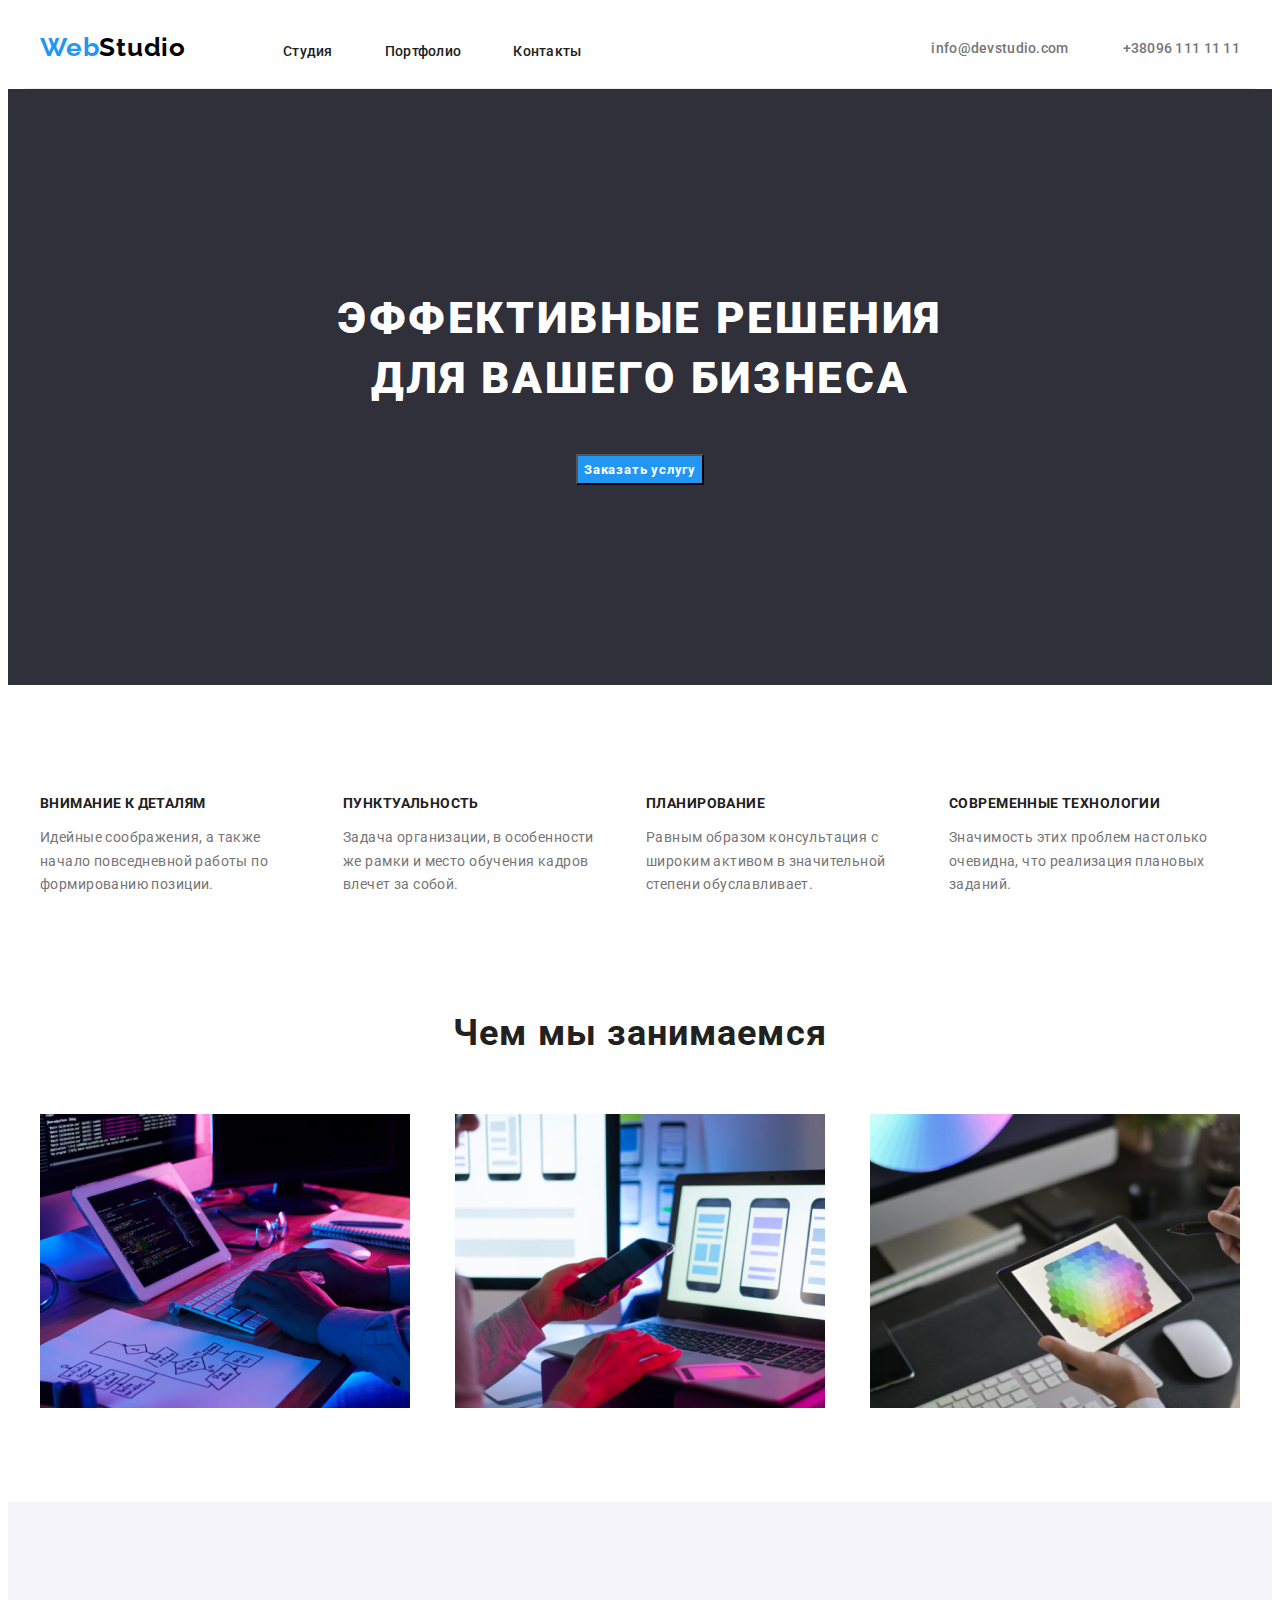
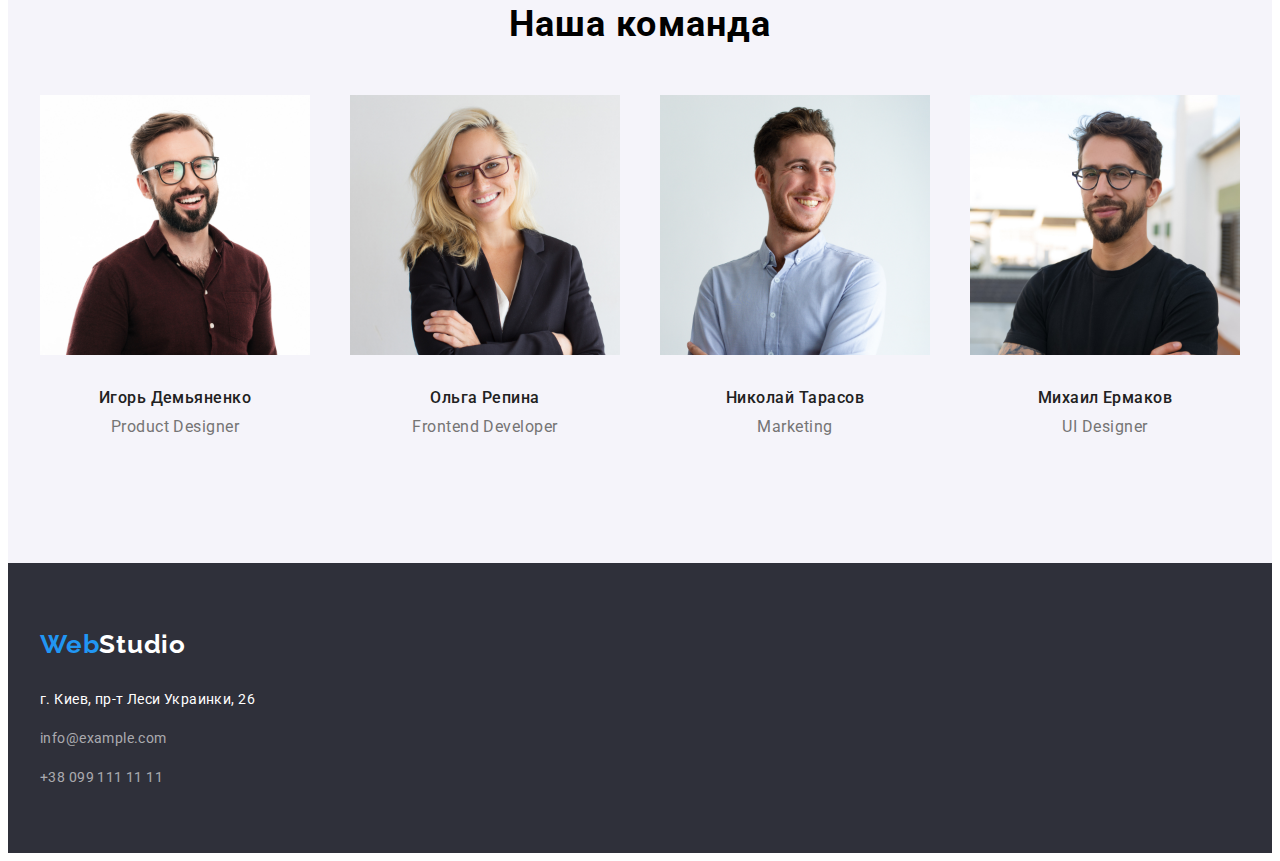
<file: index.html>
<!DOCTYPE html>
<html lang="ru">
<head>
    <meta charset="UTF-8">
    <meta name="viewport" content="width=device-width, initial-scale=1.0">
    <title>Студия</title>
    <link rel="stylesheet" href="https://cdnjs.cloudflare.com/ajax/libs/modern-normalize/1.0.0/modern-normalize.min.css"
        integrity="sha512-ISS7cAi1PEhQ8jnbJpJZMd29NlhNj4AWYyLOSp2CE/CsHxTCu+r+t0D2yoJudVrd0/8fTVPUVDzY5Tvli75u/g=="
        crossorigin="anonymous" />
<link rel="preconnect" href="https://fonts.gstatic.com">
    <link href="https://fonts.googleapis.com/css2?family=Raleway:wght@700&family=Roboto:wght@400;500;700;900&display=swap"
        rel="stylesheet">
        <link rel="stylesheet" href="./css/style.css">
   
</head>
<body>
    
 <header class="header"> 
    
<div class="container-header">
    
 
     <nav class="nav">
         <div class="logo">
        <a class="logo-black" href ="./index.html"><span class="logo-blue">Web</span>Studio</a>
        </div>
        <ul class="nav-list">
            <li><a class="list" href="./index.html">Студия</a></li>
            <li><a class="list" href="./portfolio.html">Портфолио</a></li>
            <li><a class="list" href="">Контакты</a></li>
        </ul>
        
        </nav>

        <ul class="address">
            <li><a class="list-address" href="mailto:info@devstudio.com">info@devstudio.com</a></li>
            <li><a class="list-address" href="tel:+380961111111">+38096 111 11 11</a></li>
        </ul>
        
        </div>
        
 </header> 


 <main>
<section class="head">
    <div class="head-container">
         <h1 class="hero">Эффективные решения <br> для вашего бизнеса</h1>
         <div class="button-l">
        <button class="button" type="button">Заказать услугу</button>
        </div>
        </div>
     </section>

 <section class="scroll">
    <div class="scroll-container">
    <h2 hidden>Перечень наших преимуществ</h2>
    
     <ul class="scrolls">
         <li>
             <h3 class="scroll-title">Внимание к деталям</h3>
             <p class="scroll-indent">Идейные соображения, а также <br/> начало повседневной работы по <br/> формированию позиции.</p>
         </li>
         <li>
             <h3 class="scroll-title">Пунктуальность</h3>
             <p class="scroll-indent">Задача организации, в особенности <br/> же рамки и место обучения кадров <br/> влечет за собой.</p>
         </li>
         <li>
             <h3 class="scroll-title">Планирование</h3>
             <p class="scroll-indent">Равным образом консультация с <br/> широким активом в значительной <br/> степени обуславливает.</p>
         </li>
         <li>
             <h3 class="scroll-title">Современные технологии</h3>
             <p class="scroll-indent">Значимость этих проблем настолько <br/> очевидна, что реализация плановых <br/> заданий.</p>
         </li>
     </ul>
    </div>
    
 </section>

 <section class="container-heading">
    <div class="heading-container">
     <h2 class="heading">Чем мы занимаемся</h2>
     <ul class="images">
         <li>
        <img src="./images/wedo/box-1.jpg" alt="процесс програмирования" width="370">
         </li>
         <li>
        <img src="./images/wedo/box-2.jpg" alt="смартфон" width="370">
         </li>
         <li>
        <img src="./images/wedo/box-3.jpg" alt="планшет" width="370">
         </li>
     </ul>
     </div>
 </section>

 <section class="team">
    <div class="container">
     <h2 class="heading-team">Наша команда</h2>
     <ul class="cards">
         <li>
        <img src="./images/team/igor.jpg" alt="Игорь Демьяненко" width="270">
        <div class="name-vocation">
        <h3 class="name">Игорь Демьяненко</h3>
        <p class="vocation">Product Designer</p>
</div>
         </li>
         <li><img src="./images/team/olga.jpg" alt="Ольга Репина" width="270">
            <div class="name-vocation">
        <h3 class="name">Ольга Репина</h3>
    <p class="vocation">Frontend Developer</p>
    </div>
</li>
<li>
    <img src="./images/team/nick.jpg" alt="Николай Тарасов" width="270">
    <div class="name-vocation">
    <h3 class="name">Николай Тарасов</h3>
    <p class="vocation" >Marketing</p>
    </div>
</li>
<li>
    <img src="./images/team/michael.jpg" alt="Михаил Ермаков" width="270">
    <div class="name-vocation">
    <h3 class="name">Михаил Ермаков</h3>
    <p class="vocation">UI Designer</p>
    </div>
</li>
         
     </ul>
    </div>
 </section>
</main>
<footer class="footer">
    
    <div class="container">
        <div class="footer-logo">
    <a class="logo-white" href="./index.html"><span class="logo-blue">Web</span>Studio</a>
    </div>
    <address>

<p class="address-city">г. Киев, пр-т Леси Украинки, 26</p>
<ul class="link-address">
    <li><a class="address-link" href="mailto:info@devstudio.com">info@example.com</a></li>
    <li><a class="address-link" href="tel:+380991111111">+38 099 111 11 11</a></li>
</ul>

    </address>
    </div>
    
</footer>

</body>
</html>
</file>
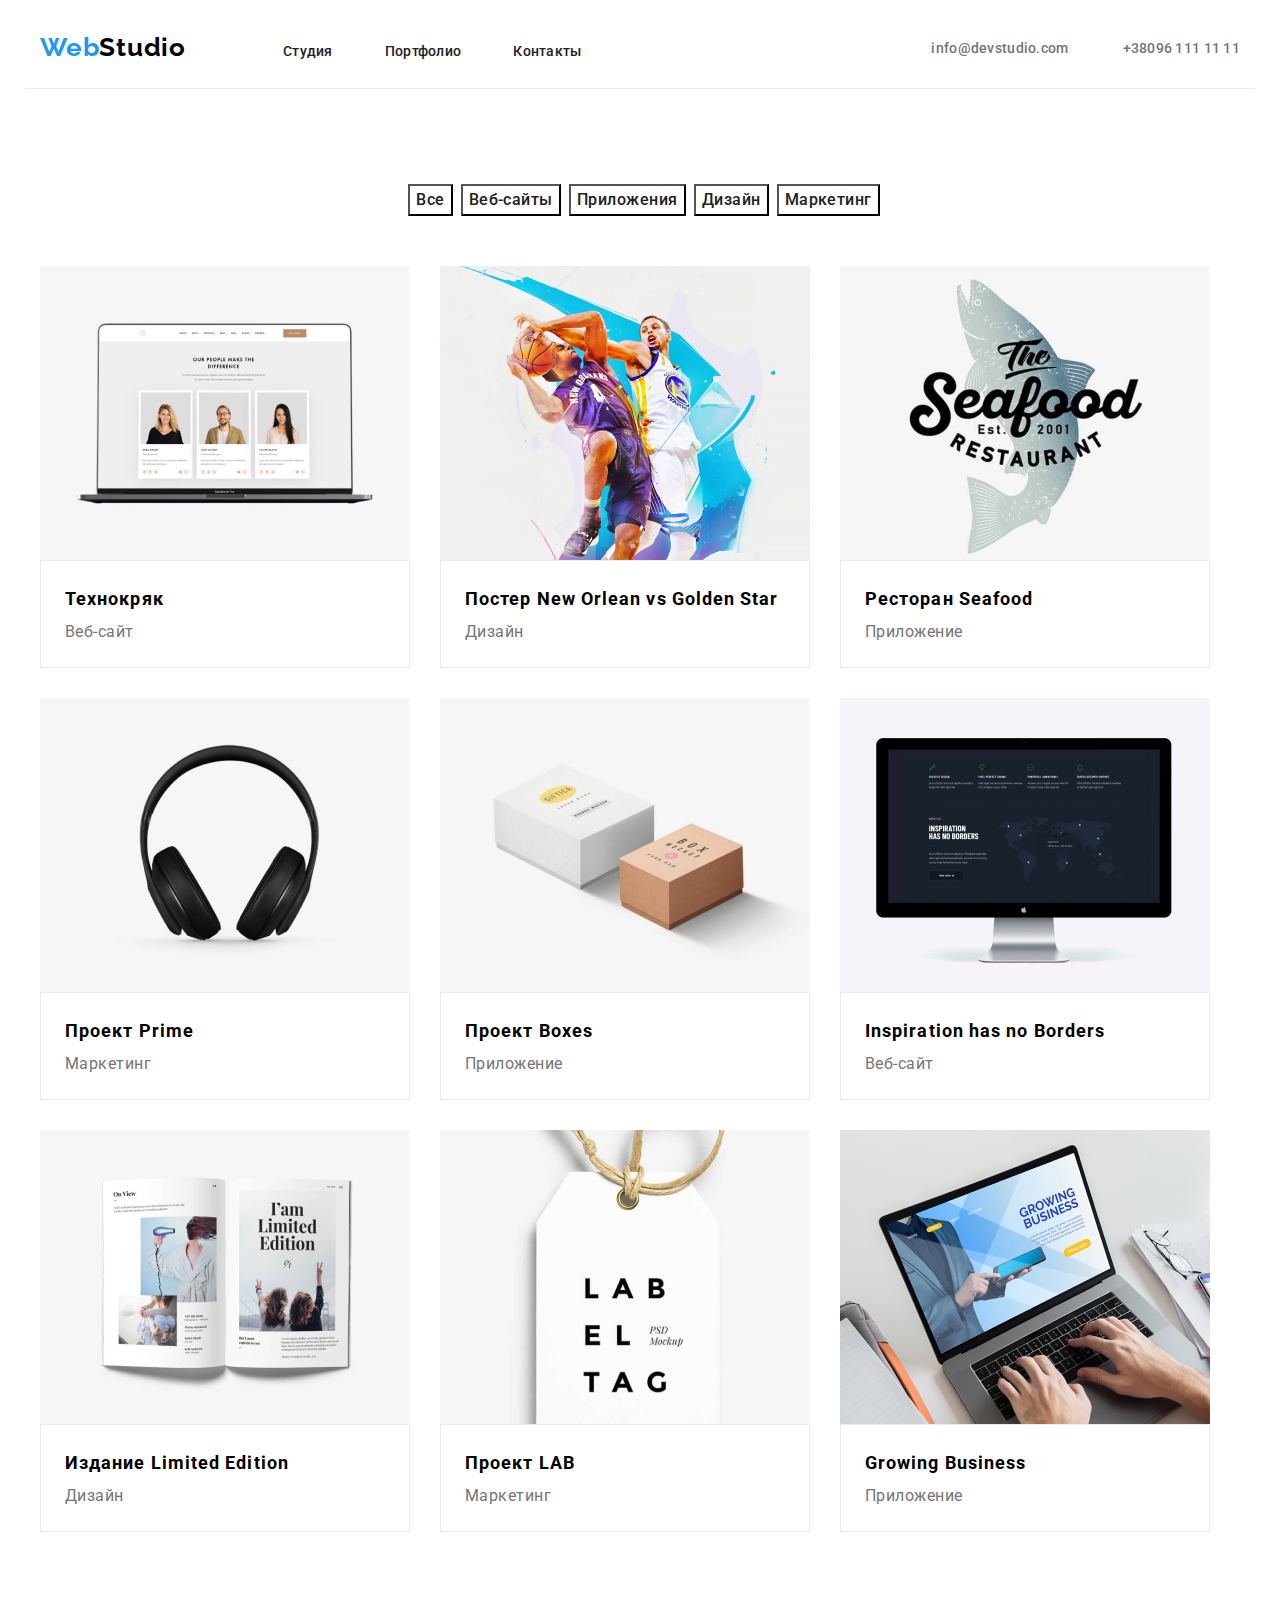
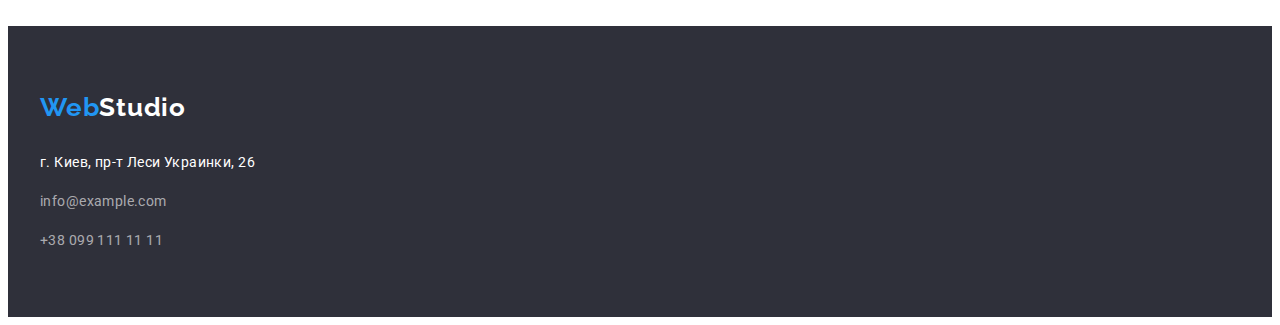
<file: portfolio.html>
<!DOCTYPE html>
<html lang="ru">

<head>
    <meta charset="UTF-8">
    <meta name="viewport" content="width=device-width, initial-scale=1.0">
    <title>Портфолио</title>
    <link rel="stylesheet" href="https://cdnjs.cloudflare.com/ajax/libs/modern-normalize/1.0.0/modern-normalize.min.css"
        integrity="sha512-ISS7cAi1PEhQ8jnbJpJZMd29NlhNj4AWYyLOSp2CE/CsHxTCu+r+t0D2yoJudVrd0/8fTVPUVDzY5Tvli75u/g=="
        crossorigin="anonymous" />
    <link rel="preconnect" href="https://fonts.gstatic.com">
    <link
        href="https://fonts.googleapis.com/css2?family=Raleway:wght@700&family=Roboto:wght@400;500;700;900&display=swap"
        rel="stylesheet">
    <link rel="stylesheet" href="./css/style.css">

</head>

<body>
    <header class="header">
    
        <div class="container-header">
    
    
            <nav class="nav">
                <div class="logo">
                    <a class="logo-black" href="./index.html"><span class="logo-blue">Web</span>Studio</a>
                </div>
                <ul class="nav-list">
                    <li><a class="list" href="./index.html">Студия</a></li>
                    <li><a class="list" href="./portfolio.html">Портфолио</a></li>
                    <li><a class="list" href="">Контакты</a></li>
                </ul>
    
            </nav>
    
            <ul class="address">
                <li><a class="list-address" href="mailto:info@devstudio.com">info@devstudio.com</a></li>
                <li><a class="list-address" href="tel:+380961111111">+38096 111 11 11</a></li>
            </ul>
    
        </div>
    
    

    <main>
        <section class="portfolio">
            <div class="container">
        <h1 hidden>Список наших проектов</h1>
        <ul class="projects-list">
            <li><button class="button-list" type="button">Все</button></li>
            <li><button class="button-list" type="button">Веб-сайты</button></li>
            <li><button class="button-list" type="button">Приложения</button></li>
            <li><button class="button-list" type="button">Дизайн</button></li>
            <li><button class="button-list" type="button">Маркетинг</button></li>
        </ul>

        <ul class="cars-projects">
            <div class="card-projects-list-first">
            <li>
                
                    <img class="images-card" src="./images/portfolio/website.jpg" alt="Технокряк" width="370">
                    <div class="projects-list-title">
                <h2 class="projects">Технокряк</h2>
                <p class="list-title">Веб-сайт</p>
            </div>
        </li>
    
        
            <li>
                <img class="images-card" src="./images/portfolio/poster.jpg" alt="Постер New Orlean vs Golden Star" width="370">
                <div class="projects-list-title">
                <h3 class="projects">Постер New Orlean vs Golden Star</h3>
                <p class="list-title">Дизайн</p>
                </div>
            </li>
            

            
            <li>
                
                <img class="images-card-last" src="./images/portfolio/restaurant.jpg" alt="Ресторан Seafood" width="370">
                <div class="projects-list-title-last">
                <h3 class="projects">Ресторан Seafood</h3>
                <p class="list-title">Приложение</p>
</div>
            </li>
        </div>
        <div class="card-projects-list">
            <li>
                
                <img class="images-card" src="./images/portfolio/prime.jpg" alt="Проект Prime" width="370">
                <div class="projects-list-title">
                <h3 class="projects">Проект Prime</h3>
                <p class="list-title">Маркетинг</p>
                </div>
            </li>
            
            
            <li>
                
                <img class="images-card" src="./images/portfolio/boxes.jpg" alt="Проект Boxes" width="370">
                <div class="projects-list-title">
                <h3 class="projects">Проект Boxes</h3>
                <p class="list-title">Приложение</p>
            </div>
            </li>
        
            
            <li>
                
                <img class="images-card-last" src="./images/portfolio/inspiration.jpg" alt="Inspiration has no Borders" width="370">
                <div class="projects-list-title-last">
                <h3 class="projects">Inspiration has no Borders</h3>
                <p class="list-title">Веб-сайт</p>
                </div>
            </li>
            </div>
            <div class="card-projects-list">
            <li>
                
                <img class="images-card" src="./images/portfolio/limited.jpg" alt="Издание Limited Edition" width="370">
                <div class="projects-list-title">
                <h3 class="projects">Издание Limited Edition</h3>
                <p class="list-title">Дизайн</p>
                </div>
            </li>
            
            <li>
                
                <img class="images-card" src="./images/portfolio/lab.jpg" alt="Проект LAB" width="370">
                <div class="projects-list-title">
                <h3 class="projects">Проект LAB</h3>
                <p class="list-title">Маркетинг</p>
                </div>
            </li>
            
            <li>
                
                <img class="images-card-last" src="./images/portfolio/growing.jpg" alt="Growing Business" width="370">
                <div class="projects-list-title-last">
                <h3 class="projects">Growing Business</h3>
                <p class="list-title">Приложение</p>
                </div>
            </li>
            </div>
        </ul>
        </div>
        </section>

    </main>

    <footer class="footer">
        <div class="container">
            <div class="footer-logo">
                <a class="logo-white" href="./index.html"><span class="logo-blue">Web</span>Studio</a>
            </div>
            <address>
    
                <p class="address-city">г. Киев, пр-т Леси Украинки, 26</p>
                <ul class="link-address">
                    <li><a class="address-link" href="mailto:info@devstudio.com">info@example.com</a></li>
                    <li><a class="address-link" href="tel:+380991111111">+38 099 111 11 11</a></li>
                </ul>
    
            </address>
        </div>
    </footer>
    
    </body>
    
    </html>
</file>
<file: css/style.css>
:root {
  --main-color: rgb(33, 150, 243, 1);
  --first-logo: rgb(0, 0, 0, 1);
  --corporation-color: rgb(33, 33, 33, 1);
  --scroll-text: rgb(117, 117, 117, 1);
  --main-light: rgb(255, 255, 255, 1);
  --main-light-op-60: rgba(255, 255, 255, 60%);
  --head-footer-background: rgb(47, 48, 58, 1);
  --team-background: rgb(245, 244, 250, 1);
  --border-header: rgb(236,236,236,1);
}
.body{
  font-family: 'Roboto',sans-serif ;
  font-weight: 700;
}
.container{
  margin-left: auto;
  margin-right: auto;
   width: 1200px;
  padding: 0 15px;
  

   
}
.container-header
{
  margin-left: auto;
  margin-right: auto;
width: 1200px;

 padding: 0 15px;
 display: flex;
  justify-content: space-between;
  align-items: center;
border-bottom: 1px solid var(--border-header);
  

}
.logo{
  display: block;
  width: max-content;
  margin-right:  93px ;
  
 

}

.nav-list{
  display: inline-block;
 
  margin: 0 0 0 0px;
  padding-left: 0px;
  
}
.logo,
.nav-list{
  display: inline-flex;
  align-items: center;
}
.nav-list li{
  display: block;
  margin-right: 52px;
  
}


.address{
display: flex;
 align-items: center;
 padding-left: 0px;
 margin: 0px;
 
}
.address li{
  margin-left: 54px;
  
}

ul {
  list-style: none;
}
a {
  text-decoration: none;
}
img {
  display: block;
  max-width: 100%;
  height: auto;
}
.header {
  background-color: var(--main-light);
  
}

.logo-blue {
  color: var(--main-color);
  font-family: 'Raleway', sans-serif;
  font-weight: 700;
  font-size: 26px;
 line-height: 1.19;
  letter-spacing: 0.03em;
}

.logo-blue,.logo-black:hover,
.logo-blue,.logo-black:focus {
  color: var(--main-color);
  background-color: transparent;
}


.logo-black {
  color: var(--first-logo);
  font-family: "Raleway", sans-serif;
  font-weight: 700;
  font-size: 26px;
  line-height: 1.19;
  letter-spacing: 0.03em;
  padding-top: 24px;
  padding-bottom: 25px;
}
.list {
  color: var(--corporation-color);
  font-family: 'Roboto', sans-serif;
  font-weight: 500;
  font-size: 14px;
  line-height: 1.14;
  letter-spacing: 0.02em;
  height: 16px;
  padding-top: 32px;
  padding-bottom: 32px;
}
.list:hover,
.list:focus {
  color: var(--main-color);
}

.list-address {
  color: var(--scroll-text);
  font-family: 'Roboto', sans-serif;
  font-weight: 500;
  font-size: 14px;
  line-height: 1.14;
  letter-spacing: 0.02em;
  padding-top: 32px;
padding-bottom: 32px;
}

.list-address:hover,
.list-address:focus {
  color: var(--main-color);
  background-color: transparent;

}
.head {
  background-color: var(--head-footer-background);
  display: flex;
  align-items: center;
 text-align: center;
 justify-content: center;
  padding-top: 200px;
  padding-bottom: 200px;
}


.head-container{
  display: block;
   width: 1200px;
   padding: 0 15px;

  align-items: center;
 text-align: center;
 justify-content: center;
}

.hero {
  color: var(--main-light);
  font-family: 'Roboto', sans-serif;
  font-weight: 900;
  text-transform: uppercase;
  font-size: 44px;
  line-height: 1.36;
  letter-spacing: 0.06em;
  
 
  
}
.hero{
  display: block;
  align-items: center;
 text-align: center;
 justify-content: center;
 margin: 0px;
}

.cars-projects{
  display:inline-block;
}


.button{
  font-family: 'Roboto', sans-serif;
  font-weight: 700;
  color: var(--main-light);
  background-color: var(--main-color);
  font-size: 16;
  line-height: 1.88;
  letter-spacing: 0.06em;
  cursor: pointer;
  
 
}




.button-l{
  display: block;
  padding-top: 45px;
align-items: center;
 text-align: center;
 justify-content: center;
}
 
.button:hover,
.button:focus {
  color: var(--main-color);
  background-color: transparent;
}
.scroll{
  display:block;
  padding-top: 97px;
  padding-bottom: 101px;
}
.scroll-container{
  display:block;
  margin-left: auto;
  margin-right: auto;
  width: 1200px;
  padding: 0 15px;
   
 
}
  
 

.scrolls{
  display: inline-flex;
  width: min-content;
  padding-left: 0px;
  padding-right: 0px;
margin: 0px;
  
}
  
   

.scrolls li{
  width: 270px;
  margin-right: 33px;
  
}
.scrolls li:last-child{
  padding-right: 0px;
}
.scroll-title {
font-family: 'Roboto',sans-serif ;
  font-weight: 700;
  color: var(--corporation-color);
  text-transform: uppercase;
  font-size: 14px;
  line-height: 1.14;
  letter-spacing: 0.03em;
}
.scroll-indent {
  font-family: 'Roboto',sans-serif ;
  color: var(--scroll-text);
  font-weight: 400;
  font-size: 14px;
  line-height: 1.71;
  letter-spacing: 0.03em;
}
.heading {
  font-family: 'Roboto',sans-serif ;
  font-weight: 700;
  color: var(--corporation-color);
  font-size: 36px;
  line-height: 1.17;
  letter-spacing: 0.03em;
  

  
}
.container-heading{
  display: flex;
  padding-bottom: 94px;
}
.heading-container{
  display: inline;
  width: 1200px;
  padding: 0 15px;
 align-items:center;
 justify-content:space-between;
 margin: auto;

}
.heading{
  display: flex;
  width: 1200px;
   align-items: center;
   justify-content:center;
   margin: auto;
   margin-bottom: 59px;
}
.images{
  display: flex;

  align-items: center;
  justify-content:space-between;
  margin: auto;
  padding-left: 0px;
}
.images li{
  margin-right: 30px;
}
.images li:last-child {
  margin-right: 0px;
}
.heading-team{
  color: var(--black-text);
  font-family: 'Roboto', sans-serif;
  font-weight: 700;
  font-size: 36px;
  line-height: 1.17;
  letter-spacing: 0.03em;
}
.team{
  display: flex;
  padding-top: 101px;
  padding-bottom: 94px;
}
.heading-team{
  display: block;
  align-items: center;
margin-top: 0px;
 margin-bottom: 50px;
text-align: center;
}
.cards{
  display: flex;
  margin: 0px;
  justify-content: space-between;
  text-align: center;
  padding: 0px;
}
.cards li{
  margin-right: 30px;
}
.cards li:last-child {
  margin-right: 0px;

}

.team {
  background-color: var(--team-background);
}
.name {
  font-family: 'Roboto',sans-serif ;
  color: var(--corporation-color);
  font-weight: 500;
  font-size: 16px;
  line-height: 1.19;
  letter-spacing: 0.03em;
}
.name{
  display: flex;
  margin: 0px;
  margin-bottom: 10px;
  text-align: center;
justify-content: center;
}



 .name-vocation{
   padding-top: 33px;
   padding-bottom: 33px;
 }

  .vocation{
    margin: 0px;
  }

.vocation {
  font-family: 'Roboto',sans-serif ;
  color: var(--scroll-text);
  font-weight: 400;
  font-size: 16px;
  line-height: 1.19;
  letter-spacing: 0.03em;
}

.button-list {
  font-family: 'Roboto',sans-serif ;
  color: var(--corporation-color);
  background-color: var(--main-light);
  font-weight: 500;
  font-size: 16px;
  line-height: 1.63;
  letter-spacing: 0.03em;
  
}
.button-list:hover,
.button-list:focus {
  color: var(--main-color);
  background-color:transparent;
}

.projects {
  font-family: 'Roboto',sans-serif ;
  font-weight: 700;
  color: var(--black-text);
  font-size: 18px;
  line-height: 2;
  letter-spacing: 0.06em;
}

.portfolio{
  padding-top: 95px;
  padding-bottom: 94px;
}
.projects-list{
  display:flex;
  margin: 0px;
  margin-bottom: 50px;
  padding-left: 0px;
  justify-content: center;
}
.projects-list li{
  display: flex;
  margin-left: 8px;
  
}

.list-title {
  font-family: 'Roboto',sans-serif ;
  color: var(--scroll-text);
  font-weight: 400;
  font-size: 16px;
  line-height: 1.88;
  letter-spacing: 0.03em;
}

.cars-projects{
  display: inline-block;
  width: fit-content;
  margin: 0px;
  padding: 0px;
  
}
.card-projects-list-first{
  display: inline-flex;
text-align: center;
}
.card-projects-list{
display: inline-flex;
text-align: center;
margin-top: 30px;
}
.card-projects .li{
  margin-right: 30px;
}

.images-card{
  margin-right: 30px;
  justify-content: space-between;
}
.images-card-last{
  margin: 0px;
}
.projects{
  margin: 0px;
}
.list-title{
  margin: 0px;
}
.list-title-footer{
  margin: 0px;
}
.projects-list-title{
border: 1px solid var(--border-header);
margin-right: 30px;
padding: 20px 24px;
text-align: left;
}
.projects-list-title-last{
  border: 1px solid var(--border-header);
margin-right: 0px;
padding: 20px 24px;
text-align: left;
}


.footer {
  background-color: var(--head-footer-background);
  padding-top: 66px;
  padding-bottom: 64px;
}

  

.footer-logo{
  display: block;
  
margin: 0px 0px 28px 0px;
}
.footer-logo:hover,
.footer-logo:focus {
  color: var(--main-color);
  background-color: transparent;}
.logo-white {
  color: var(--main-light);
  font-family: 'Raleway', sans-serif;
  font-weight: 700;
  font-size: 26px;
  line-height: 1.19;
  letter-spacing: 0.03em;
}
.logo-white:hover,
.logo-white:focus {
  color: var(--main-color);
  background-color: transparent;}

address {
  font-style: normal;
  display: block;
  margin: 0px;
  padding-bottom: 0px;
}
.address-city {
  color: var(--main-light);
  font-family: 'Roboto', sans-serif;
  font-weight: 400;
  font-size: 14px;
  line-height: 1.71;
  letter-spacing: 0.03em;
  margin: 0px;
  
}
.address-city:hover,
.address-city:focus {
  color: var(--main-color);
  background-color: transparent;}

.address-link {
  color: var(--main-light-op-60);
  font-family: 'Roboto', sans-serif;
  font-weight: 400;
  font-size: 14px;
  line-height: 1.71;
  letter-spacing: 0.03em;
  display: block;
  margin: 0px;
  margin-top: 15px;
}
.link-address{
  display: block;
  margin: 0px;
  text-align: left;
  padding-left: 0px;

}
.address-link:hover,
.address-link:focus {
  color: var(--main-color);
  background-color: transparent;
}
</file>
